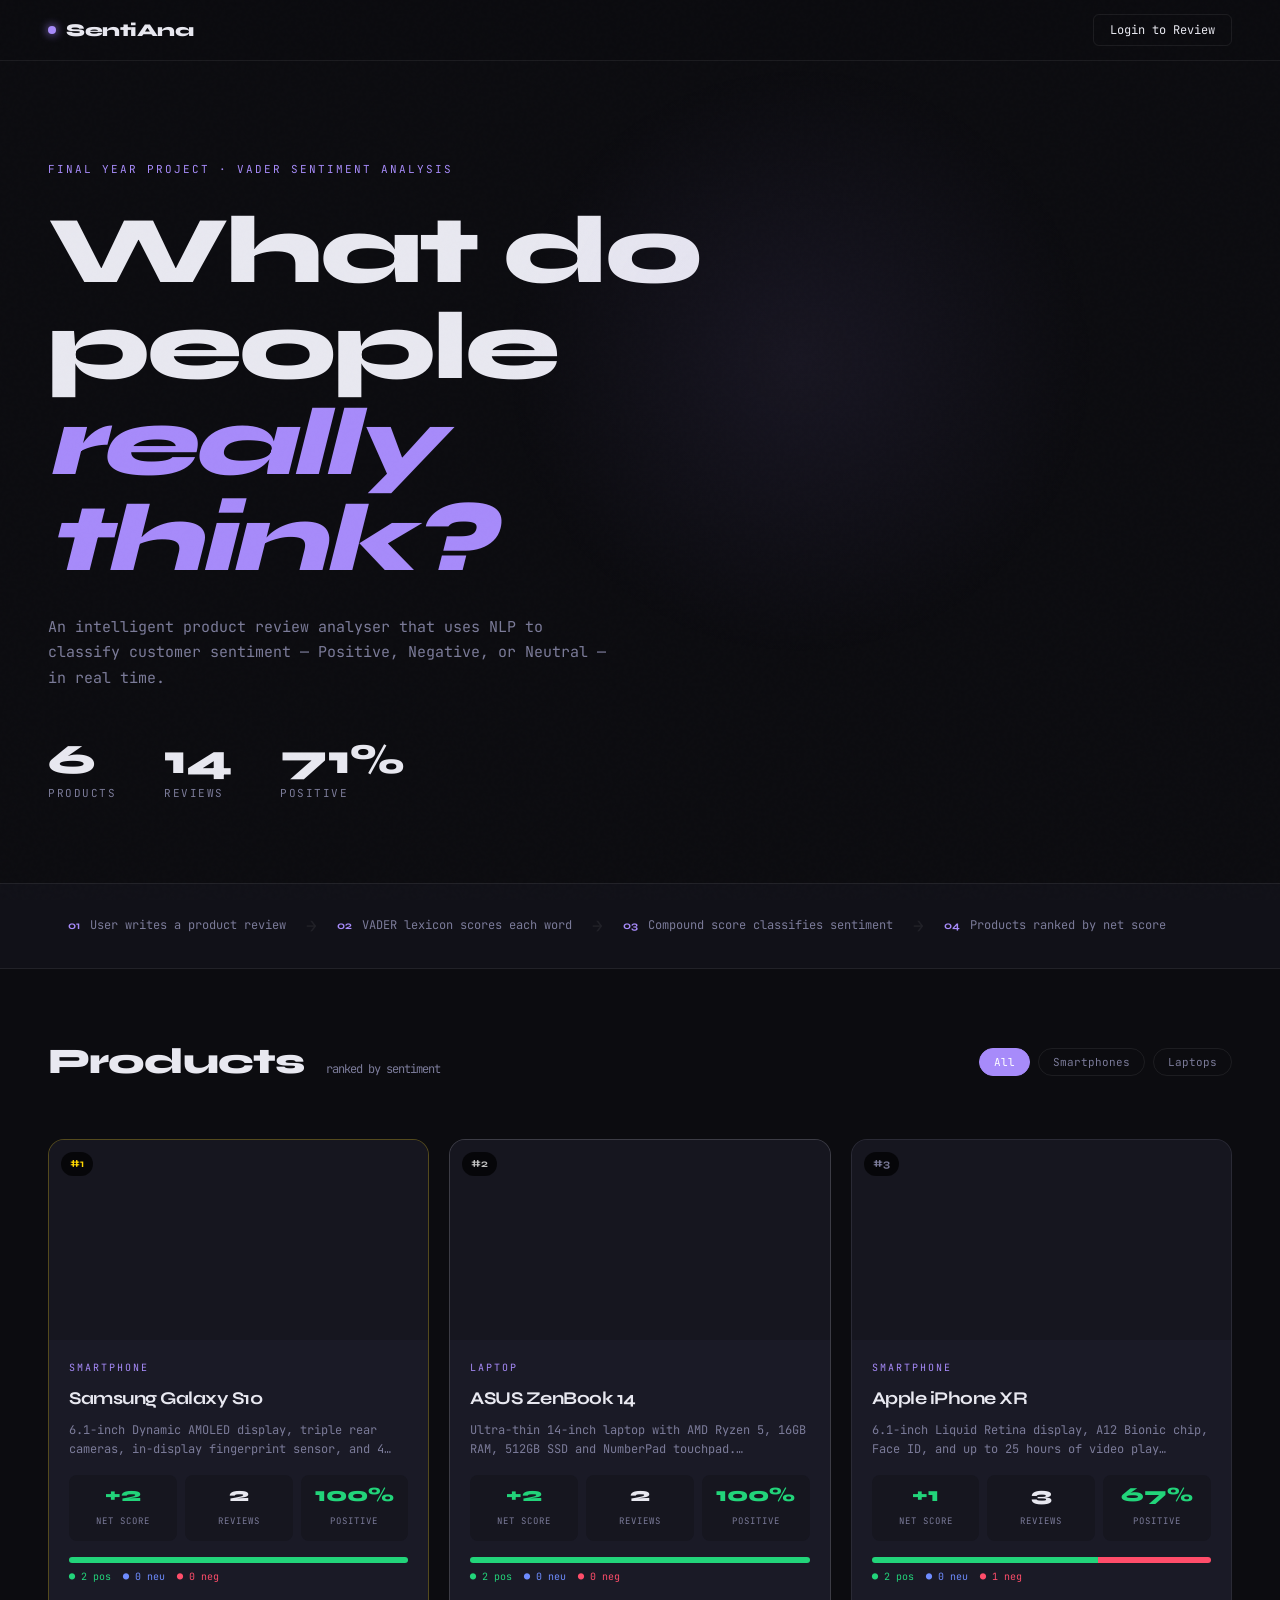
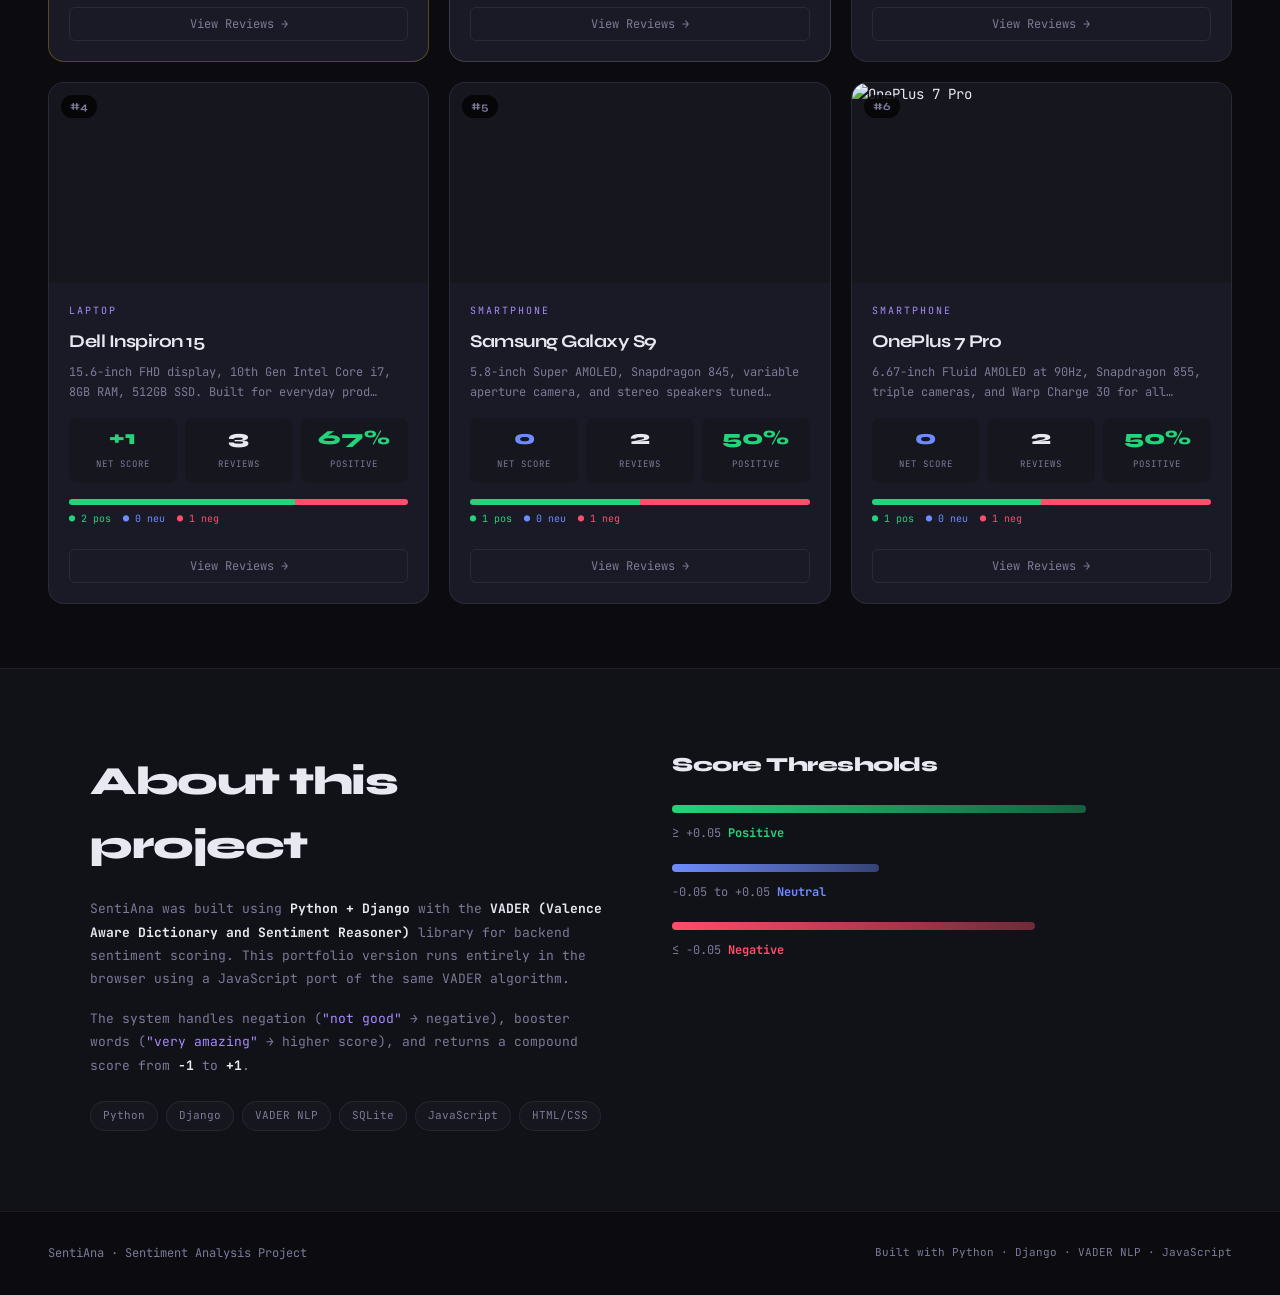
<file: index.html>
<!DOCTYPE html>
<html lang="en">
<head>
  <meta charset="UTF-8">
  <meta name="viewport" content="width=device-width, initial-scale=1.0">
  <title>SentiAna — Sentiment Analysis</title>
  <link rel="preconnect" href="https://fonts.googleapis.com">
  <link href="https://fonts.googleapis.com/css2?family=Syne:wght@400;700;800&family=JetBrains+Mono:wght@300;400;500&display=swap" rel="stylesheet">
  <link rel="stylesheet" href="css/style.css">
</head>
<body>

  <!-- NAV -->
  <nav class="nav">
    <div class="nav-brand">
      <span class="brand-dot"></span>
      SentiAna
    </div>
    <div class="nav-right">
      <span class="nav-user" id="nav-user"></span>
      <button class="btn-ghost" id="auth-btn" onclick="handleAuth()"></button>
    </div>
  </nav>

  <!-- HERO -->
  <header class="hero">
    <div class="hero-tag">Final Year Project · VADER Sentiment Analysis</div>
    <h1 class="hero-title">
      What do people<br>
      <em>really think?</em>
    </h1>
    <p class="hero-subtitle">
      An intelligent product review analyser that uses NLP to classify customer sentiment —
      Positive, Negative, or Neutral — in real time.
    </p>
    <div class="hero-stats" id="hero-stats">
      <div class="stat"><span id="stat-products">6</span><label>Products</label></div>
      <div class="stat"><span id="stat-reviews">0</span><label>Reviews</label></div>
      <div class="stat"><span id="stat-positive">0%</span><label>Positive</label></div>
    </div>
  </header>

  <!-- HOW IT WORKS STRIP -->
  <section class="how-strip">
    <div class="how-item">
      <span class="how-num">01</span>
      <span class="how-text">User writes a product review</span>
    </div>
    <div class="how-arrow">→</div>
    <div class="how-item">
      <span class="how-num">02</span>
      <span class="how-text">VADER lexicon scores each word</span>
    </div>
    <div class="how-arrow">→</div>
    <div class="how-item">
      <span class="how-num">03</span>
      <span class="how-text">Compound score classifies sentiment</span>
    </div>
    <div class="how-arrow">→</div>
    <div class="how-item">
      <span class="how-num">04</span>
      <span class="how-text">Products ranked by net score</span>
    </div>
  </section>

  <!-- PRODUCTS GRID -->
  <section class="products-section">
    <div class="section-header">
      <h2>Products <span class="section-tag">ranked by sentiment</span></h2>
      <div class="filter-row">
        <button class="filter-btn active" onclick="filterProducts('all', this)">All</button>
        <button class="filter-btn" onclick="filterProducts('Smartphone', this)">Smartphones</button>
        <button class="filter-btn" onclick="filterProducts('Laptop', this)">Laptops</button>
      </div>
    </div>
    <div class="products-grid" id="products-grid">
      <!-- Rendered by JS -->
    </div>
  </section>

  <!-- ABOUT SECTION -->
  <section class="about-section">
    <div class="about-content">
      <div class="about-text">
        <h2>About this project</h2>
        <p>
          SentiAna was built using <strong>Python + Django</strong> with the <strong>VADER (Valence Aware Dictionary and Sentiment Reasoner)</strong>
          library for backend sentiment scoring. This portfolio version runs entirely in the browser using
          a JavaScript port of the same VADER algorithm.
        </p>
        <p>
          The system handles negation (<em>"not good"</em> → negative), booster words (<em>"very amazing"</em> → higher score),
          and returns a compound score from <strong>-1</strong> to <strong>+1</strong>.
        </p>
        <div class="tech-stack">
          <span class="tech-tag">Python</span>
          <span class="tech-tag">Django</span>
          <span class="tech-tag">VADER NLP</span>
          <span class="tech-tag">SQLite</span>
          <span class="tech-tag">JavaScript</span>
          <span class="tech-tag">HTML/CSS</span>
        </div>
      </div>
      <div class="about-score-demo">
        <h3>Score Thresholds</h3>
        <div class="threshold">
          <div class="threshold-bar positive-bar" style="width: 80%"></div>
          <span class="threshold-label">≥ +0.05 <strong class="pos">Positive</strong></span>
        </div>
        <div class="threshold">
          <div class="threshold-bar neutral-bar" style="width: 40%"></div>
          <span class="threshold-label">-0.05 to +0.05 <strong class="neu">Neutral</strong></span>
        </div>
        <div class="threshold">
          <div class="threshold-bar negative-bar" style="width: 70%"></div>
          <span class="threshold-label">≤ -0.05 <strong class="neg">Negative</strong></span>
        </div>
      </div>
    </div>
  </section>

  <!-- LOGIN MODAL -->
  <div class="modal-overlay" id="modal-overlay" onclick="closeModal()">
    <div class="modal" onclick="event.stopPropagation()">
      <button class="modal-close" onclick="closeModal()">✕</button>
      <h2>Enter your name</h2>
      <p>No password needed — just enter your name to leave reviews.</p>
      <input type="text" id="login-input" class="modal-input" placeholder="Your name..." maxlength="30">
      <button class="btn-primary" onclick="doLogin()">Continue →</button>
    </div>
  </div>

  <footer class="footer">
    <div>SentiAna · Sentiment Analysis Project</div>
    <div class="footer-sub">Built with Python · Django · VADER NLP · JavaScript</div>
  </footer>

  <script src="js/sentiment-engine.js"></script>
  <script src="js/app.js"></script>
  <script>
    let currentFilter = 'all';

    function renderProducts(filter) {
      const grid = document.getElementById('products-grid');
      const products = window.AppData.getProductsWithScores();
      const filtered = filter === 'all' ? products : products.filter(p => p.category === filter);

      grid.innerHTML = filtered.map((p, i) => {
        const rankClass = i === 0 ? 'rank-1' : i === 1 ? 'rank-2' : '';
        const scoreClass = p.score > 0 ? 'pos' : p.score < 0 ? 'neg' : 'neu';
        const scorePrefix = p.score > 0 ? '+' : '';
        const pct = p.reviewCount > 0 ? Math.round((p.positive / p.reviewCount) * 100) : 0;

        return `
          <div class="product-card ${rankClass}" onclick="window.location='product.html?id=${p.id}'" style="animation-delay:${i * 0.07}s">
            <div class="card-rank">#${i + 1}</div>
            <div class="card-img-wrap">
              <img src="${p.image}" alt="${p.name}" loading="lazy" onerror="this.src='https://via.placeholder.com/300x200/1a1a2e/7c8cf8?text=${encodeURIComponent(p.name)}'">
            </div>
            <div class="card-body">
              <div class="card-category">${p.category}</div>
              <h3 class="card-title">${p.name}</h3>
              <p class="card-desc">${p.description.substring(0, 90)}…</p>
              <div class="card-stats">
                <div class="stat-pill">
                  <span class="score ${scoreClass}">${scorePrefix}${p.score}</span>
                  <label>Net Score</label>
                </div>
                <div class="stat-pill">
                  <span>${p.reviewCount}</span>
                  <label>Reviews</label>
                </div>
                <div class="stat-pill">
                  <span class="pos">${pct}%</span>
                  <label>Positive</label>
                </div>
              </div>
              <div class="sentiment-bar-wrap">
                <div class="sentiment-bar">
                  <div class="bar-pos" style="width:${p.reviewCount > 0 ? (p.positive/p.reviewCount*100) : 0}%"></div>
                  <div class="bar-neu" style="width:${p.reviewCount > 0 ? (p.neutral/p.reviewCount*100) : 0}%"></div>
                  <div class="bar-neg" style="width:${p.reviewCount > 0 ? (p.negative/p.reviewCount*100) : 0}%"></div>
                </div>
                <div class="bar-legend">
                  <span class="pos">● ${p.positive} pos</span>
                  <span class="neu">● ${p.neutral} neu</span>
                  <span class="neg">● ${p.negative} neg</span>
                </div>
              </div>
              <button class="btn-view">View Reviews →</button>
            </div>
          </div>`;
      }).join('');
    }

    function filterProducts(filter, btn) {
      currentFilter = filter;
      document.querySelectorAll('.filter-btn').forEach(b => b.classList.remove('active'));
      btn.classList.add('active');
      renderProducts(filter);
    }

    function updateHeroStats() {
      const allReviews = window.AppData.Storage.getReviews();
      let total = 0, pos = 0;
      Object.values(allReviews).forEach(arr => {
        total += arr.length;
        pos += arr.filter(r => r.sentiment === 'positive').length;
      });
      document.getElementById('stat-reviews').textContent = total;
      document.getElementById('stat-positive').textContent = total > 0 ? Math.round(pos/total*100) + '%' : '0%';
    }

    function updateNav() {
      const user = window.AppData.Storage.getUser();
      const btn = document.getElementById('auth-btn');
      const navUser = document.getElementById('nav-user');
      if (user) {
        navUser.textContent = `Hi, ${user}`;
        btn.textContent = 'Logout';
      } else {
        navUser.textContent = '';
        btn.textContent = 'Login to Review';
      }
    }

    function handleAuth() {
      const user = window.AppData.Storage.getUser();
      if (user) {
        window.AppData.Storage.logout();
        updateNav();
      } else {
        document.getElementById('modal-overlay').classList.add('active');
        document.getElementById('login-input').focus();
      }
    }

    function closeModal() {
      document.getElementById('modal-overlay').classList.remove('active');
    }

    function doLogin() {
      const val = document.getElementById('login-input').value.trim();
      if (!val) return;
      window.AppData.Storage.setUser(val);
      closeModal();
      updateNav();
    }

    document.getElementById('login-input').addEventListener('keydown', e => {
      if (e.key === 'Enter') doLogin();
    });

    // Init
    renderProducts('all');
    updateHeroStats();
    updateNav();
  </script>
</body>
</html>
</file>
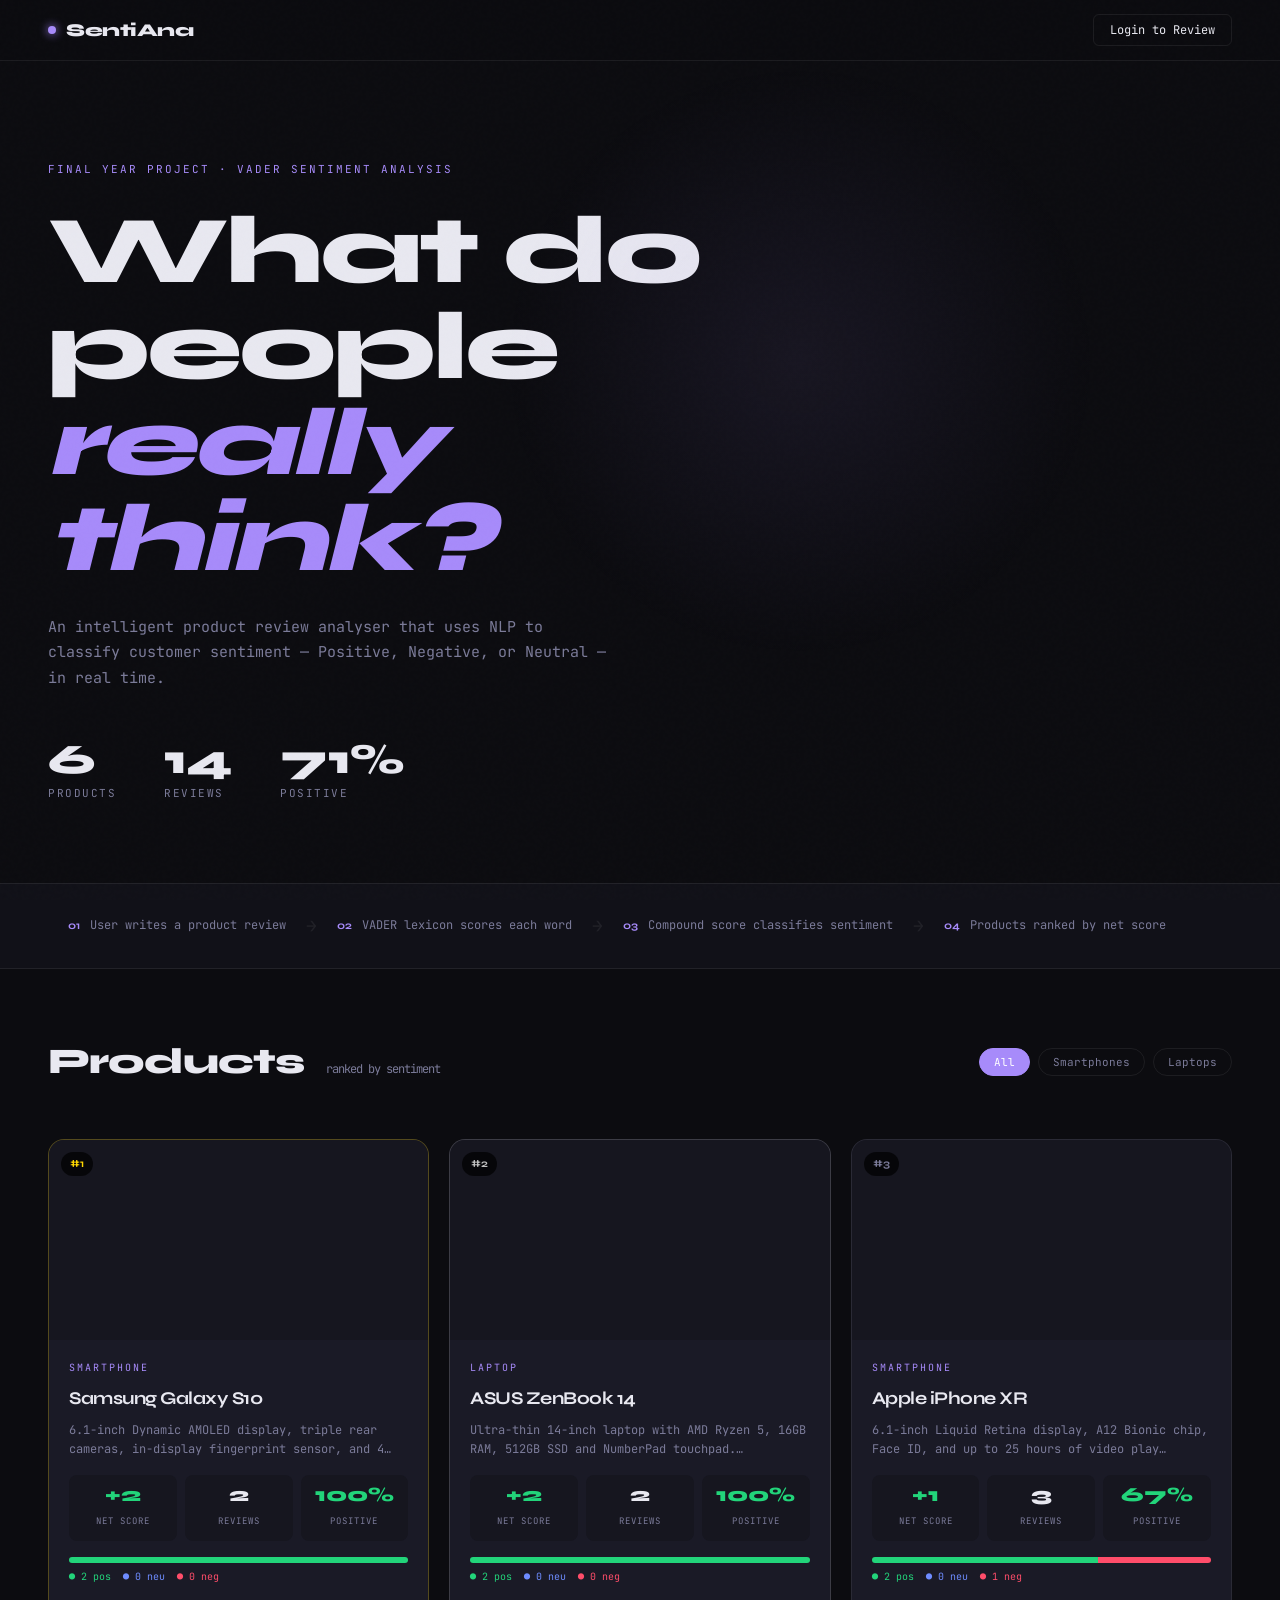
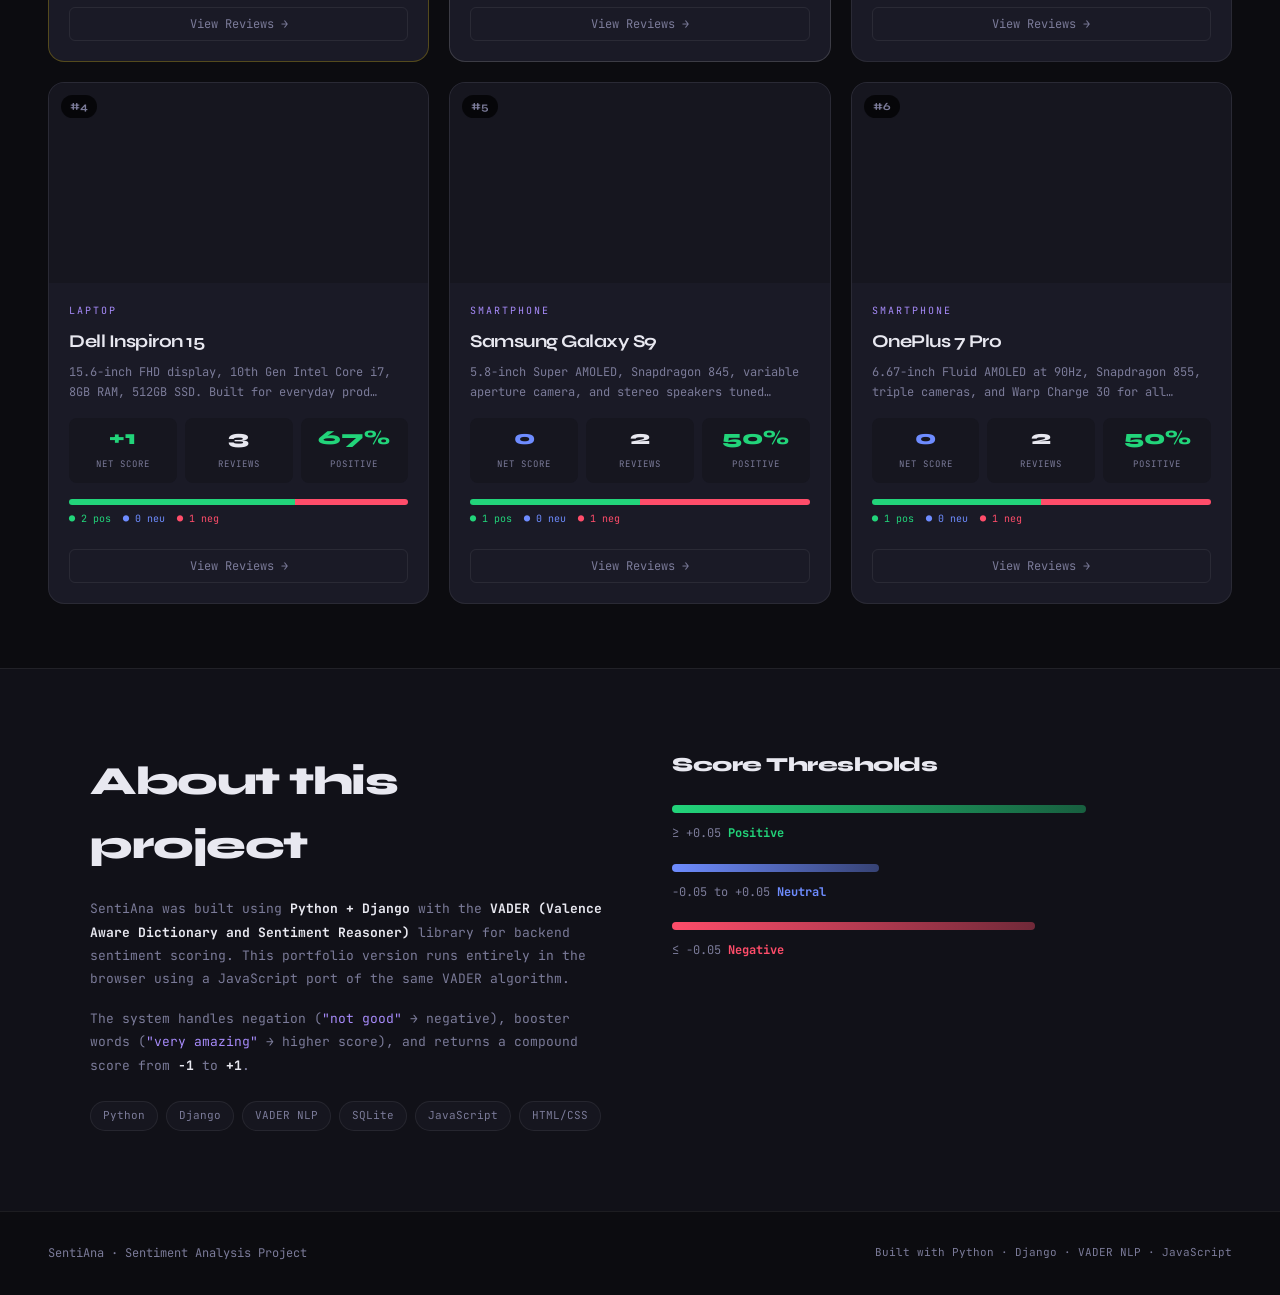
<file: product.html>
<!DOCTYPE html>
<html lang="en">
<head>
  <meta charset="UTF-8">
  <meta name="viewport" content="width=device-width, initial-scale=1.0">
  <title>Product — SentiAna</title>
  <link rel="preconnect" href="https://fonts.googleapis.com">
  <link href="https://fonts.googleapis.com/css2?family=Syne:wght@400;700;800&family=JetBrains+Mono:wght@300;400;500&display=swap" rel="stylesheet">
  <link rel="stylesheet" href="../css/style.css">
  <link rel="stylesheet" href="../css/product.css">
</head>
<body>

  <!-- NAV -->
  <nav class="nav">
    <div class="nav-brand">
      <a href="../index.html" class="nav-back">← Back</a>
      <span class="brand-dot"></span>
      SentiAna
    </div>
    <div class="nav-right">
      <span class="nav-user" id="nav-user"></span>
      <button class="btn-ghost" id="auth-btn" onclick="handleAuth()"></button>
    </div>
  </nav>

  <!-- PRODUCT HERO -->
  <section class="product-hero" id="product-hero">
    <div class="product-hero-img">
      <img id="product-img" src="" alt="">
    </div>
    <div class="product-hero-info">
      <div class="product-category" id="product-category"></div>
      <h1 id="product-name"></h1>
      <p id="product-desc"></p>
      <div class="product-specs" id="product-specs"></div>
      <div class="product-score-panel" id="score-panel">
        <!-- Rendered by JS -->
      </div>
    </div>
  </section>

  <!-- SENTIMENT DEMO — LIVE TESTER -->
  <section class="live-tester">
    <div class="tester-header">
      <h2>⚡ Live Sentiment Tester</h2>
      <p>Type anything to see the VADER algorithm score it in real time</p>
    </div>
    <div class="tester-body">
      <textarea id="live-text" placeholder="Type a sentence to analyse..." oninput="liveAnalyze(this.value)"></textarea>
      <div class="live-result" id="live-result">
        <div class="live-emoji">🤔</div>
        <div class="live-label">Awaiting input...</div>
        <div class="live-score" id="live-score-display"></div>
        <div class="live-bar-wrap">
          <div class="live-bar" id="live-bar"></div>
        </div>
      </div>
    </div>
  </section>

  <!-- REVIEWS SECTION -->
  <section class="reviews-section">
    <div class="reviews-header">
      <h2>Reviews <span id="review-count-label"></span></h2>
      <div class="reviews-sort">
        <button class="filter-btn active" onclick="sortReviews('all', this)">All</button>
        <button class="filter-btn" onclick="sortReviews('positive', this)">😊 Positive</button>
        <button class="filter-btn" onclick="sortReviews('negative', this)">😞 Negative</button>
        <button class="filter-btn" onclick="sortReviews('neutral', this)">😐 Neutral</button>
      </div>
    </div>
    <div class="reviews-list" id="reviews-list">
      <!-- Rendered by JS -->
    </div>
  </section>

  <!-- SUBMIT REVIEW -->
  <section class="submit-section" id="submit-section">
    <div class="submit-wrap">
      <h2>Write a Review</h2>
      <p id="submit-hint">Share your experience with this product</p>
      <div id="submit-form-area">
        <!-- Rendered based on login state -->
      </div>
    </div>
  </section>

  <!-- LOGIN MODAL -->
  <div class="modal-overlay" id="modal-overlay" onclick="closeModal()">
    <div class="modal" onclick="event.stopPropagation()">
      <button class="modal-close" onclick="closeModal()">✕</button>
      <h2>Enter your name</h2>
      <p>No password needed — just enter your name to leave reviews.</p>
      <input type="text" id="login-input" class="modal-input" placeholder="Your name..." maxlength="30">
      <button class="btn-primary" onclick="doLogin()">Continue →</button>
    </div>
  </div>

  <footer class="footer">
    <div>SentiAna · Sentiment Analysis Project</div>
    <div class="footer-sub">Built with Python · Django · VADER NLP · JavaScript</div>
  </footer>

  <script src="../js/sentiment-engine.js"></script>
  <script src="../js/app.js"></script>
  <script>
    const params = new URLSearchParams(window.location.search);
    const productId = params.get('id');
    let currentSort = 'all';
    let product = null;

    function init() {
      product = window.AppData.PRODUCTS.find(p => p.id === productId);
      if (!product) { window.location = '../index.html'; return; }

      document.title = `${product.name} — SentiAna`;
      document.getElementById('product-img').src = product.image;
      document.getElementById('product-img').alt = product.name;
      document.getElementById('product-name').textContent = product.name;
      document.getElementById('product-desc').textContent = product.description;
      document.getElementById('product-category').textContent = product.category;
      document.getElementById('product-specs').innerHTML = product.specs.map(s =>
        `<span class="spec-tag">${s}</span>`).join('');

      renderScorePanel();
      renderReviews('all');
      renderSubmitArea();
      updateNav();
    }

    function renderScorePanel() {
      const reviews = window.AppData.Storage.getReviewsForProduct(productId);
      const stats = window.SentimentEngine.computeProductScore(reviews);
      const pct = reviews.length > 0 ? Math.round(stats.positive / reviews.length * 100) : 0;
      const scoreClass = stats.score > 0 ? 'pos' : stats.score < 0 ? 'neg' : 'neu';
      const prefix = stats.score > 0 ? '+' : '';

      document.getElementById('score-panel').innerHTML = `
        <div class="score-grid">
          <div class="score-block">
            <span class="big-score ${scoreClass}">${prefix}${stats.score}</span>
            <label>Net Score</label>
          </div>
          <div class="score-block">
            <span class="big-score">${reviews.length}</span>
            <label>Total Reviews</label>
          </div>
          <div class="score-block">
            <span class="big-score pos">${pct}%</span>
            <label>Satisfaction</label>
          </div>
        </div>
        <div class="sentiment-bar">
          <div class="bar-pos" style="width:${reviews.length > 0 ? stats.positive/reviews.length*100 : 0}%" title="Positive: ${stats.positive}"></div>
          <div class="bar-neu" style="width:${reviews.length > 0 ? stats.neutral/reviews.length*100 : 0}%" title="Neutral: ${stats.neutral}"></div>
          <div class="bar-neg" style="width:${reviews.length > 0 ? stats.negative/reviews.length*100 : 0}%" title="Negative: ${stats.negative}"></div>
        </div>
        <div class="bar-legend">
          <span class="pos">● ${stats.positive} Positive</span>
          <span class="neu">● ${stats.neutral} Neutral</span>
          <span class="neg">● ${stats.negative} Negative</span>
        </div>`;
    }

    function renderReviews(filter) {
      const list = document.getElementById('reviews-list');
      let reviews = window.AppData.Storage.getReviewsForProduct(productId);
      if (filter !== 'all') reviews = reviews.filter(r => r.sentiment === filter);

      document.getElementById('review-count-label').textContent = `(${reviews.length})`;

      if (reviews.length === 0) {
        list.innerHTML = `<div class="no-reviews">No ${filter === 'all' ? '' : filter} reviews yet. Be the first!</div>`;
        return;
      }

      list.innerHTML = [...reviews].reverse().map(r => {
        const icon = r.sentiment === 'positive' ? '😊' : r.sentiment === 'negative' ? '😞' : '😐';
        const cls = r.sentiment;
        const score = typeof r.compound === 'number' ? r.compound.toFixed(3) : '?';
        return `
          <div class="review-card ${cls}-card">
            <div class="review-top">
              <div class="review-author">
                <span class="review-avatar">${r.author[0].toUpperCase()}</span>
                <div>
                  <strong>${r.author}</strong>
                  <small>${r.date}</small>
                </div>
              </div>
              <div class="review-sentiment-badge ${cls}">
                ${icon} ${r.sentiment.charAt(0).toUpperCase() + r.sentiment.slice(1)}
                <code>${score > 0 && cls === 'positive' ? '+' : ''}${score}</code>
              </div>
            </div>
            <p class="review-text">"${r.text}"</p>
          </div>`;
      }).join('');
    }

    function sortReviews(filter, btn) {
      currentSort = filter;
      document.querySelectorAll('.reviews-sort .filter-btn').forEach(b => b.classList.remove('active'));
      btn.classList.add('active');
      renderReviews(filter);
    }

    function renderSubmitArea() {
      const user = window.AppData.Storage.getUser();
      const area = document.getElementById('submit-form-area');
      if (user) {
        area.innerHTML = `
          <div class="review-preview" id="review-preview" style="display:none">
            <div class="preview-emoji" id="preview-emoji">🤔</div>
            <div class="preview-text" id="preview-text">Start typing to see sentiment...</div>
          </div>
          <textarea id="review-input" class="review-textarea" placeholder="Write your review here..." 
            oninput="previewSentiment(this.value)" maxlength="500"></textarea>
          <div class="submit-row">
            <span class="char-count" id="char-count">0 / 500</span>
            <button class="btn-primary" onclick="submitReview()">Submit Review →</button>
          </div>`;
      } else {
        area.innerHTML = `
          <div class="login-prompt">
            <p>You need to log in to write a review.</p>
            <button class="btn-primary" onclick="openModal()">Login to Review →</button>
          </div>`;
      }
    }

    function previewSentiment(text) {
      const count = document.getElementById('char-count');
      if (count) count.textContent = `${text.length} / 500`;

      const preview = document.getElementById('review-preview');
      const emoji = document.getElementById('preview-emoji');
      const label = document.getElementById('preview-text');
      if (!preview) return;

      if (text.trim().length < 3) {
        preview.style.display = 'none';
        return;
      }
      preview.style.display = 'flex';
      const result = window.SentimentEngine.analyzeSentiment(text);
      const prefix = result.compound > 0 ? '+' : '';
      emoji.textContent = result.emoji;
      label.innerHTML = `<strong class="${result.label}">${result.label.toUpperCase()}</strong> · compound: <code>${prefix}${result.compound}</code>`;
    }

    function liveAnalyze(text) {
      const emoji = document.querySelector('.live-emoji');
      const label = document.querySelector('.live-label');
      const scoreDisplay = document.getElementById('live-score-display');
      const bar = document.getElementById('live-bar');

      if (!text.trim()) {
        emoji.textContent = '🤔';
        label.textContent = 'Awaiting input...';
        scoreDisplay.textContent = '';
        bar.style.width = '50%';
        bar.style.background = 'var(--neu)';
        return;
      }

      const r = window.SentimentEngine.analyzeSentiment(text);
      emoji.textContent = r.emoji;
      const prefix = r.compound > 0 ? '+' : '';
      label.innerHTML = `<strong class="${r.label}">${r.label.toUpperCase()}</strong>`;
      scoreDisplay.innerHTML = `compound: <code>${prefix}${r.compound}</code>`;

      const barPct = ((r.compound + 1) / 2) * 100;
      bar.style.width = barPct + '%';
      bar.style.background = r.label === 'positive' ? 'var(--pos)' :
                              r.label === 'negative' ? 'var(--neg)' : 'var(--neu)';
    }

    function submitReview() {
      const input = document.getElementById('review-input');
      const text = input.value.trim();
      if (!text || text.length < 5) {
        input.classList.add('shake');
        setTimeout(() => input.classList.remove('shake'), 500);
        return;
      }
      const user = window.AppData.Storage.getUser();
      const result = window.SentimentEngine.analyzeSentiment(text);
      const review = {
        id: 'r' + Date.now(),
        author: user,
        text,
        sentiment: result.label,
        compound: result.compound,
        date: new Date().toISOString().split('T')[0]
      };
      window.AppData.Storage.addReview(productId, review);
      input.value = '';
      document.getElementById('char-count').textContent = '0 / 500';
      document.getElementById('review-preview').style.display = 'none';
      renderReviews(currentSort);
      renderScorePanel();

      // Flash success
      const btn = document.querySelector('.submit-section .btn-primary');
      const orig = btn.textContent;
      btn.textContent = '✓ Review Added!';
      btn.style.background = 'var(--pos)';
      setTimeout(() => { btn.textContent = orig; btn.style.background = ''; }, 2000);
    }

    function handleAuth() {
      const user = window.AppData.Storage.getUser();
      if (user) {
        window.AppData.Storage.logout();
        updateNav();
        renderSubmitArea();
      } else {
        openModal();
      }
    }

    function openModal() {
      document.getElementById('modal-overlay').classList.add('active');
      setTimeout(() => document.getElementById('login-input').focus(), 100);
    }

    function closeModal() {
      document.getElementById('modal-overlay').classList.remove('active');
    }

    function doLogin() {
      const val = document.getElementById('login-input').value.trim();
      if (!val) return;
      window.AppData.Storage.setUser(val);
      closeModal();
      updateNav();
      renderSubmitArea();
    }

    function updateNav() {
      const user = window.AppData.Storage.getUser();
      const btn = document.getElementById('auth-btn');
      const navUser = document.getElementById('nav-user');
      if (user) {
        navUser.textContent = `Hi, ${user}`;
        btn.textContent = 'Logout';
      } else {
        navUser.textContent = '';
        btn.textContent = 'Login to Review';
      }
    }

    document.getElementById('login-input').addEventListener('keydown', e => {
      if (e.key === 'Enter') doLogin();
    });

    init();
  </script>
</body>
</html>
</file>
<file: css/style.css>
/* =========================================
   SentiAna — Main Styles
   Dark editorial tech aesthetic
   ========================================= */

:root {
  --bg: #0c0c10;
  --bg2: #111118;
  --bg3: #16161f;
  --card: #1a1a26;
  --border: rgba(255,255,255,0.07);
  --text: #e8e8f0;
  --muted: #7b7b99;
  --pos: #22d47a;
  --neg: #ff4d6a;
  --neu: #6e8cff;
  --accent: #a78bfa;
  --font-display: 'Syne', sans-serif;
  --font-mono: 'JetBrains Mono', monospace;
}

*, *::before, *::after { box-sizing: border-box; margin: 0; padding: 0; }

html { scroll-behavior: smooth; }

body {
  background: var(--bg);
  color: var(--text);
  font-family: var(--font-mono);
  font-size: 14px;
  line-height: 1.6;
  min-height: 100vh;
  overflow-x: hidden;
}

/* ---- NOISE OVERLAY ---- */
body::before {
  content: '';
  position: fixed;
  inset: 0;
  background-image: url("data:image/svg+xml,%3Csvg viewBox='0 0 256 256' xmlns='http://www.w3.org/2000/svg'%3E%3Cfilter id='n'%3E%3CfeTurbulence type='fractalNoise' baseFrequency='0.9' numOctaves='4' stitchTiles='stitch'/%3E%3C/filter%3E%3Crect width='100%25' height='100%25' filter='url(%23n)' opacity='0.03'/%3E%3C/svg%3E");
  pointer-events: none;
  z-index: 1000;
  opacity: 0.4;
}

/* ---- TYPOGRAPHY ---- */
h1, h2, h3 { font-family: var(--font-display); font-weight: 800; }
code { font-family: var(--font-mono); font-size: 0.85em; }
a { color: inherit; text-decoration: none; }

/* ---- NAV ---- */
.nav {
  position: sticky;
  top: 0;
  z-index: 100;
  display: flex;
  justify-content: space-between;
  align-items: center;
  padding: 14px 48px;
  background: rgba(12,12,16,0.9);
  backdrop-filter: blur(20px);
  border-bottom: 1px solid var(--border);
}

.nav-brand {
  display: flex;
  align-items: center;
  gap: 10px;
  font-family: var(--font-display);
  font-weight: 800;
  font-size: 18px;
  letter-spacing: -0.5px;
}

.brand-dot {
  width: 8px; height: 8px;
  background: var(--accent);
  border-radius: 50%;
  box-shadow: 0 0 10px var(--accent);
  animation: pulse 2s infinite;
}

@keyframes pulse {
  0%, 100% { opacity: 1; }
  50% { opacity: 0.4; }
}

.nav-back {
  font-size: 13px;
  color: var(--muted);
  margin-right: 4px;
  transition: color 0.2s;
}
.nav-back:hover { color: var(--text); }

.nav-right {
  display: flex;
  align-items: center;
  gap: 16px;
}

.nav-user {
  color: var(--muted);
  font-size: 12px;
}

/* ---- BUTTONS ---- */
.btn-ghost {
  background: transparent;
  border: 1px solid var(--border);
  color: var(--text);
  padding: 7px 16px;
  border-radius: 6px;
  cursor: pointer;
  font-family: var(--font-mono);
  font-size: 12px;
  transition: all 0.2s;
}
.btn-ghost:hover { border-color: var(--accent); color: var(--accent); }

.btn-primary {
  background: var(--accent);
  border: none;
  color: #fff;
  padding: 12px 28px;
  border-radius: 8px;
  cursor: pointer;
  font-family: var(--font-display);
  font-weight: 700;
  font-size: 14px;
  transition: all 0.2s;
  letter-spacing: 0.3px;
}
.btn-primary:hover { transform: translateY(-2px); box-shadow: 0 8px 24px rgba(167,139,250,0.3); }

.btn-view {
  background: transparent;
  border: 1px solid var(--border);
  color: var(--muted);
  padding: 8px 16px;
  border-radius: 6px;
  cursor: pointer;
  font-family: var(--font-mono);
  font-size: 12px;
  width: 100%;
  margin-top: 16px;
  transition: all 0.2s;
}
.btn-view:hover { border-color: var(--accent); color: var(--accent); background: rgba(167,139,250,0.05); }

/* ---- FILTER BUTTONS ---- */
.filter-btn {
  background: transparent;
  border: 1px solid var(--border);
  color: var(--muted);
  padding: 6px 14px;
  border-radius: 20px;
  cursor: pointer;
  font-family: var(--font-mono);
  font-size: 11px;
  transition: all 0.2s;
}
.filter-btn.active, .filter-btn:hover {
  background: var(--accent);
  border-color: var(--accent);
  color: #fff;
}

/* ---- HERO ---- */
.hero {
  padding: 100px 48px 80px;
  max-width: 900px;
  position: relative;
}

.hero::after {
  content: '';
  position: absolute;
  top: 0; right: -200px;
  width: 600px; height: 600px;
  background: radial-gradient(circle, rgba(167,139,250,0.08) 0%, transparent 70%);
  pointer-events: none;
}

.hero-tag {
  font-size: 11px;
  color: var(--accent);
  text-transform: uppercase;
  letter-spacing: 2px;
  margin-bottom: 24px;
  opacity: 0;
  animation: fadeUp 0.6s forwards 0.1s;
}

.hero-title {
  font-size: clamp(56px, 8vw, 96px);
  line-height: 1;
  letter-spacing: -3px;
  margin-bottom: 28px;
  opacity: 0;
  animation: fadeUp 0.6s forwards 0.2s;
}

.hero-title em {
  font-style: italic;
  color: var(--accent);
}

.hero-subtitle {
  font-size: 15px;
  color: var(--muted);
  max-width: 560px;
  line-height: 1.7;
  margin-bottom: 48px;
  opacity: 0;
  animation: fadeUp 0.6s forwards 0.3s;
}

.hero-stats {
  display: flex;
  gap: 48px;
  opacity: 0;
  animation: fadeUp 0.6s forwards 0.4s;
}

.stat span {
  display: block;
  font-family: var(--font-display);
  font-size: 42px;
  font-weight: 800;
  color: var(--text);
  line-height: 1;
}

.stat label {
  font-size: 11px;
  color: var(--muted);
  text-transform: uppercase;
  letter-spacing: 1.5px;
  margin-top: 4px;
  display: block;
}

@keyframes fadeUp {
  from { opacity: 0; transform: translateY(16px); }
  to { opacity: 1; transform: translateY(0); }
}

/* ---- HOW IT WORKS ---- */
.how-strip {
  display: flex;
  align-items: center;
  gap: 0;
  padding: 28px 48px;
  background: var(--bg2);
  border-top: 1px solid var(--border);
  border-bottom: 1px solid var(--border);
  overflow-x: auto;
}

.how-item {
  display: flex;
  align-items: center;
  gap: 10px;
  white-space: nowrap;
  padding: 0 20px;
}

.how-num {
  font-family: var(--font-display);
  font-size: 11px;
  color: var(--accent);
  font-weight: 700;
}

.how-text {
  font-size: 12px;
  color: var(--muted);
}

.how-arrow {
  color: var(--border);
  font-size: 18px;
  flex-shrink: 0;
}

/* ---- PRODUCTS ---- */
.products-section {
  padding: 64px 48px;
}

.section-header {
  display: flex;
  justify-content: space-between;
  align-items: center;
  margin-bottom: 48px;
  flex-wrap: wrap;
  gap: 16px;
}

.section-header h2 {
  font-size: 36px;
  letter-spacing: -1px;
}

.section-tag {
  font-family: var(--font-mono);
  font-size: 12px;
  color: var(--muted);
  font-weight: 400;
  margin-left: 12px;
}

.filter-row {
  display: flex;
  gap: 8px;
}

.products-grid {
  display: grid;
  grid-template-columns: repeat(auto-fill, minmax(320px, 1fr));
  gap: 20px;
}

/* ---- PRODUCT CARD ---- */
.product-card {
  background: var(--card);
  border: 1px solid var(--border);
  border-radius: 16px;
  overflow: hidden;
  cursor: pointer;
  transition: all 0.3s;
  position: relative;
  opacity: 0;
  animation: fadeUp 0.5s forwards;
}

.product-card:hover {
  transform: translateY(-6px);
  border-color: rgba(167,139,250,0.3);
  box-shadow: 0 20px 60px rgba(0,0,0,0.4);
}

.product-card.rank-1 { border-color: rgba(255,215,0,0.25); }
.product-card.rank-2 { border-color: rgba(192,192,192,0.2); }

.card-rank {
  position: absolute;
  top: 12px; left: 12px;
  background: rgba(0,0,0,0.7);
  backdrop-filter: blur(10px);
  color: var(--muted);
  font-size: 11px;
  padding: 3px 9px;
  border-radius: 20px;
  font-family: var(--font-display);
  font-weight: 700;
  z-index: 2;
}
.rank-1 .card-rank { color: gold; }
.rank-2 .card-rank { color: silver; }

.card-img-wrap {
  width: 100%;
  height: 200px;
  overflow: hidden;
  background: var(--bg3);
}

.card-img-wrap img {
  width: 100%;
  height: 100%;
  object-fit: cover;
  transition: transform 0.5s;
}
.product-card:hover .card-img-wrap img { transform: scale(1.05); }

.card-body {
  padding: 20px;
}

.card-category {
  font-size: 10px;
  text-transform: uppercase;
  letter-spacing: 2px;
  color: var(--accent);
  margin-bottom: 8px;
}

.card-title {
  font-size: 18px;
  font-weight: 700;
  letter-spacing: -0.5px;
  margin-bottom: 8px;
}

.card-desc {
  font-size: 12px;
  color: var(--muted);
  margin-bottom: 16px;
  line-height: 1.6;
}

.card-stats {
  display: grid;
  grid-template-columns: repeat(3, 1fr);
  gap: 8px;
  margin-bottom: 16px;
}

.stat-pill {
  background: var(--bg3);
  border-radius: 8px;
  padding: 10px 6px;
  text-align: center;
}

.stat-pill span {
  display: block;
  font-family: var(--font-display);
  font-size: 20px;
  font-weight: 800;
  line-height: 1;
  margin-bottom: 3px;
}

.stat-pill label {
  font-size: 9px;
  color: var(--muted);
  text-transform: uppercase;
  letter-spacing: 1px;
}

/* ---- SENTIMENT BAR ---- */
.sentiment-bar-wrap { margin: 12px 0 6px; }

.sentiment-bar {
  display: flex;
  height: 6px;
  border-radius: 3px;
  overflow: hidden;
  background: var(--bg3);
}

.bar-pos { background: var(--pos); transition: width 0.8s ease; }
.bar-neu { background: var(--neu); transition: width 0.8s ease; }
.bar-neg { background: var(--neg); transition: width 0.8s ease; }

.bar-legend {
  display: flex;
  gap: 12px;
  font-size: 10px;
  margin-top: 6px;
}

/* ---- COLORS ---- */
.pos { color: var(--pos) !important; }
.neg { color: var(--neg) !important; }
.neu { color: var(--neu) !important; }

.score { font-family: var(--font-display); font-weight: 800; }

/* ---- ABOUT SECTION ---- */
.about-section {
  padding: 80px 48px;
  background: var(--bg2);
  border-top: 1px solid var(--border);
}

.about-content {
  max-width: 1100px;
  margin: 0 auto;
  display: grid;
  grid-template-columns: 1fr 1fr;
  gap: 64px;
  align-items: start;
}

.about-text h2 {
  font-size: 40px;
  letter-spacing: -1.5px;
  margin-bottom: 20px;
}

.about-text p {
  color: var(--muted);
  font-size: 13px;
  line-height: 1.8;
  margin-bottom: 16px;
}

.about-text strong { color: var(--text); }
.about-text em { color: var(--accent); font-style: normal; }

.tech-stack {
  display: flex;
  flex-wrap: wrap;
  gap: 8px;
  margin-top: 24px;
}

.tech-tag {
  background: var(--bg3);
  border: 1px solid var(--border);
  color: var(--muted);
  padding: 5px 12px;
  border-radius: 20px;
  font-size: 11px;
}

.about-score-demo h3 {
  font-size: 20px;
  margin-bottom: 24px;
  letter-spacing: -0.5px;
}

.threshold {
  margin-bottom: 20px;
}

.threshold-bar {
  height: 8px;
  border-radius: 4px;
  margin-bottom: 8px;
}
.positive-bar { background: linear-gradient(90deg, var(--pos), rgba(34,212,122,0.4)); }
.neutral-bar { background: linear-gradient(90deg, var(--neu), rgba(110,140,255,0.4)); }
.negative-bar { background: linear-gradient(90deg, var(--neg), rgba(255,77,106,0.4)); }

.threshold-label {
  font-size: 12px;
  color: var(--muted);
}

/* ---- MODAL ---- */
.modal-overlay {
  position: fixed;
  inset: 0;
  background: rgba(0,0,0,0.8);
  backdrop-filter: blur(8px);
  display: flex;
  align-items: center;
  justify-content: center;
  z-index: 500;
  opacity: 0;
  pointer-events: none;
  transition: opacity 0.2s;
}

.modal-overlay.active {
  opacity: 1;
  pointer-events: all;
}

.modal {
  background: var(--card);
  border: 1px solid var(--border);
  border-radius: 16px;
  padding: 40px;
  max-width: 400px;
  width: 90%;
  position: relative;
  transform: translateY(20px);
  transition: transform 0.3s;
}

.modal-overlay.active .modal { transform: translateY(0); }

.modal-close {
  position: absolute;
  top: 16px; right: 16px;
  background: none;
  border: none;
  color: var(--muted);
  cursor: pointer;
  font-size: 16px;
  transition: color 0.2s;
}
.modal-close:hover { color: var(--text); }

.modal h2 {
  font-size: 28px;
  letter-spacing: -1px;
  margin-bottom: 12px;
}

.modal p {
  color: var(--muted);
  font-size: 13px;
  margin-bottom: 24px;
}

.modal-input {
  width: 100%;
  background: var(--bg3);
  border: 1px solid var(--border);
  color: var(--text);
  padding: 12px 16px;
  border-radius: 8px;
  font-family: var(--font-mono);
  font-size: 14px;
  outline: none;
  margin-bottom: 16px;
  transition: border-color 0.2s;
}
.modal-input:focus { border-color: var(--accent); }

/* ---- FOOTER ---- */
.footer {
  padding: 32px 48px;
  border-top: 1px solid var(--border);
  display: flex;
  justify-content: space-between;
  align-items: center;
  font-size: 12px;
  color: var(--muted);
}

.footer-sub { font-size: 11px; }

/* ---- RESPONSIVE ---- */
@media (max-width: 768px) {
  .nav { padding: 14px 20px; }
  .hero { padding: 60px 20px 40px; }
  .hero-stats { gap: 24px; }
  .how-strip { padding: 20px; }
  .products-section { padding: 40px 20px; }
  .about-section { padding: 40px 20px; }
  .about-content { grid-template-columns: 1fr; gap: 40px; }
  .section-header { flex-direction: column; align-items: flex-start; }
  .footer { flex-direction: column; gap: 8px; text-align: center; }
}
</file>
<file: css/product.css>
/* =========================================
   SentiAna — Product Page Styles
   ========================================= */

/* ---- PRODUCT HERO ---- */
.product-hero {
  display: grid;
  grid-template-columns: 1fr 1fr;
  gap: 0;
  min-height: 500px;
  border-bottom: 1px solid var(--border);
}

.product-hero-img {
  background: var(--bg3);
  display: flex;
  align-items: center;
  justify-content: center;
  padding: 40px;
  overflow: hidden;
}

.product-hero-img img {
  max-width: 100%;
  max-height: 420px;
  object-fit: contain;
  border-radius: 12px;
  filter: drop-shadow(0 20px 60px rgba(0,0,0,0.5));
  animation: floatIn 0.8s ease forwards;
}

@keyframes floatIn {
  from { opacity: 0; transform: scale(0.92) translateY(20px); }
  to { opacity: 1; transform: scale(1) translateY(0); }
}

.product-hero-info {
  padding: 60px 48px;
  display: flex;
  flex-direction: column;
  justify-content: center;
}

.product-category {
  font-size: 11px;
  text-transform: uppercase;
  letter-spacing: 2.5px;
  color: var(--accent);
  margin-bottom: 16px;
  animation: fadeUp 0.5s forwards 0.1s;
  opacity: 0;
}

.product-hero-info h1 {
  font-size: clamp(32px, 4vw, 52px);
  letter-spacing: -2px;
  line-height: 1.1;
  margin-bottom: 20px;
  animation: fadeUp 0.5s forwards 0.2s;
  opacity: 0;
}

.product-hero-info p {
  color: var(--muted);
  font-size: 13px;
  line-height: 1.7;
  margin-bottom: 20px;
  animation: fadeUp 0.5s forwards 0.3s;
  opacity: 0;
}

.product-specs {
  display: flex;
  flex-wrap: wrap;
  gap: 8px;
  margin-bottom: 32px;
  animation: fadeUp 0.5s forwards 0.35s;
  opacity: 0;
}

.spec-tag {
  background: var(--bg3);
  border: 1px solid var(--border);
  color: var(--muted);
  padding: 5px 12px;
  border-radius: 6px;
  font-size: 11px;
}

.product-score-panel {
  animation: fadeUp 0.5s forwards 0.4s;
  opacity: 0;
}

.score-grid {
  display: grid;
  grid-template-columns: repeat(3, 1fr);
  gap: 12px;
  margin-bottom: 16px;
}

.score-block {
  background: var(--bg3);
  border: 1px solid var(--border);
  border-radius: 10px;
  padding: 16px;
  text-align: center;
}

.big-score {
  display: block;
  font-family: var(--font-display);
  font-size: 32px;
  font-weight: 800;
  line-height: 1;
  margin-bottom: 6px;
}

.score-block label {
  font-size: 10px;
  color: var(--muted);
  text-transform: uppercase;
  letter-spacing: 1.5px;
}

/* ---- LIVE TESTER ---- */
.live-tester {
  padding: 64px 48px;
  background: var(--bg2);
  border-bottom: 1px solid var(--border);
}

.tester-header {
  max-width: 700px;
  margin-bottom: 32px;
}

.tester-header h2 {
  font-size: 32px;
  letter-spacing: -1px;
  margin-bottom: 8px;
}

.tester-header p {
  color: var(--muted);
  font-size: 13px;
}

.tester-body {
  display: grid;
  grid-template-columns: 1fr 1fr;
  gap: 24px;
  max-width: 900px;
}

textarea {
  width: 100%;
  min-height: 140px;
  background: var(--card);
  border: 1px solid var(--border);
  color: var(--text);
  padding: 16px;
  border-radius: 12px;
  font-family: var(--font-mono);
  font-size: 13px;
  resize: vertical;
  outline: none;
  transition: border-color 0.2s;
  line-height: 1.6;
}

textarea:focus { border-color: var(--accent); }

.live-result {
  background: var(--card);
  border: 1px solid var(--border);
  border-radius: 12px;
  padding: 24px;
  display: flex;
  flex-direction: column;
  align-items: center;
  justify-content: center;
  text-align: center;
  min-height: 140px;
}

.live-emoji {
  font-size: 48px;
  margin-bottom: 12px;
  transition: all 0.3s;
}

.live-label {
  font-family: var(--font-display);
  font-size: 20px;
  font-weight: 700;
  margin-bottom: 8px;
  transition: all 0.3s;
}

.live-score {
  font-size: 12px;
  color: var(--muted);
  margin-bottom: 16px;
}

.live-bar-wrap {
  width: 100%;
  height: 6px;
  background: var(--bg3);
  border-radius: 3px;
  overflow: hidden;
}

.live-bar {
  height: 100%;
  width: 50%;
  border-radius: 3px;
  transition: all 0.4s ease;
}

/* ---- REVIEWS ---- */
.reviews-section {
  padding: 64px 48px;
  max-width: 1000px;
}

.reviews-header {
  display: flex;
  justify-content: space-between;
  align-items: center;
  margin-bottom: 32px;
  flex-wrap: wrap;
  gap: 16px;
}

.reviews-header h2 {
  font-size: 32px;
  letter-spacing: -1px;
}

#review-count-label {
  font-family: var(--font-mono);
  font-size: 16px;
  font-weight: 400;
  color: var(--muted);
}

.reviews-sort {
  display: flex;
  gap: 8px;
}

.reviews-list {
  display: flex;
  flex-direction: column;
  gap: 12px;
}

.review-card {
  background: var(--card);
  border: 1px solid var(--border);
  border-radius: 12px;
  padding: 20px 24px;
  border-left-width: 3px;
  animation: fadeUp 0.4s forwards;
}

.positive-card { border-left-color: var(--pos); }
.negative-card { border-left-color: var(--neg); }
.neutral-card { border-left-color: var(--neu); }

.review-top {
  display: flex;
  justify-content: space-between;
  align-items: center;
  margin-bottom: 12px;
  flex-wrap: wrap;
  gap: 12px;
}

.review-author {
  display: flex;
  align-items: center;
  gap: 12px;
}

.review-avatar {
  width: 36px;
  height: 36px;
  background: var(--accent);
  border-radius: 50%;
  display: flex;
  align-items: center;
  justify-content: center;
  font-family: var(--font-display);
  font-weight: 800;
  font-size: 14px;
  color: #fff;
  flex-shrink: 0;
}

.review-author strong {
  display: block;
  font-size: 13px;
  font-family: var(--font-display);
  font-weight: 700;
}

.review-author small {
  color: var(--muted);
  font-size: 11px;
}

.review-sentiment-badge {
  display: flex;
  align-items: center;
  gap: 8px;
  padding: 5px 12px;
  border-radius: 20px;
  font-size: 11px;
  font-family: var(--font-display);
  font-weight: 700;
  text-transform: uppercase;
  letter-spacing: 0.5px;
}

.positive { background: rgba(34,212,122,0.1); color: var(--pos); }
.negative { background: rgba(255,77,106,0.1); color: var(--neg); }
.neutral { background: rgba(110,140,255,0.1); color: var(--neu); }

.review-sentiment-badge code {
  opacity: 0.7;
}

.review-text {
  color: var(--muted);
  font-size: 13px;
  line-height: 1.7;
}

.no-reviews {
  text-align: center;
  color: var(--muted);
  padding: 40px;
  font-size: 14px;
}

/* ---- SUBMIT SECTION ---- */
.submit-section {
  padding: 64px 48px;
  background: var(--bg2);
  border-top: 1px solid var(--border);
}

.submit-wrap {
  max-width: 700px;
}

.submit-wrap h2 {
  font-size: 36px;
  letter-spacing: -1px;
  margin-bottom: 8px;
}

#submit-hint {
  color: var(--muted);
  font-size: 13px;
  margin-bottom: 24px;
}

.review-preview {
  background: var(--card);
  border: 1px solid var(--border);
  border-radius: 10px;
  padding: 16px 20px;
  display: flex;
  align-items: center;
  gap: 12px;
  margin-bottom: 12px;
  font-size: 13px;
}

.preview-emoji { font-size: 24px; }
.preview-text strong { font-family: var(--font-display); }

.review-textarea {
  min-height: 120px;
  width: 100%;
}

.submit-row {
  display: flex;
  justify-content: space-between;
  align-items: center;
  margin-top: 12px;
}

.char-count {
  font-size: 11px;
  color: var(--muted);
}

.login-prompt {
  background: var(--card);
  border: 1px solid var(--border);
  border-radius: 12px;
  padding: 32px;
  text-align: center;
}

.login-prompt p {
  color: var(--muted);
  margin-bottom: 20px;
  font-size: 13px;
}

/* ---- SHAKE ANIMATION ---- */
@keyframes shake {
  0%, 100% { transform: translateX(0); }
  20%, 60% { transform: translateX(-6px); }
  40%, 80% { transform: translateX(6px); }
}
.shake { animation: shake 0.4s ease; border-color: var(--neg) !important; }

/* ---- RESPONSIVE ---- */
@media (max-width: 768px) {
  .product-hero { grid-template-columns: 1fr; }
  .product-hero-info { padding: 32px 20px; }
  .tester-body { grid-template-columns: 1fr; }
  .live-tester { padding: 40px 20px; }
  .reviews-section { padding: 40px 20px; }
  .submit-section { padding: 40px 20px; }
  .score-grid { grid-template-columns: repeat(3,1fr); }
  .reviews-header { flex-direction: column; align-items: flex-start; }
  .reviews-sort { flex-wrap: wrap; }
}
</file>
